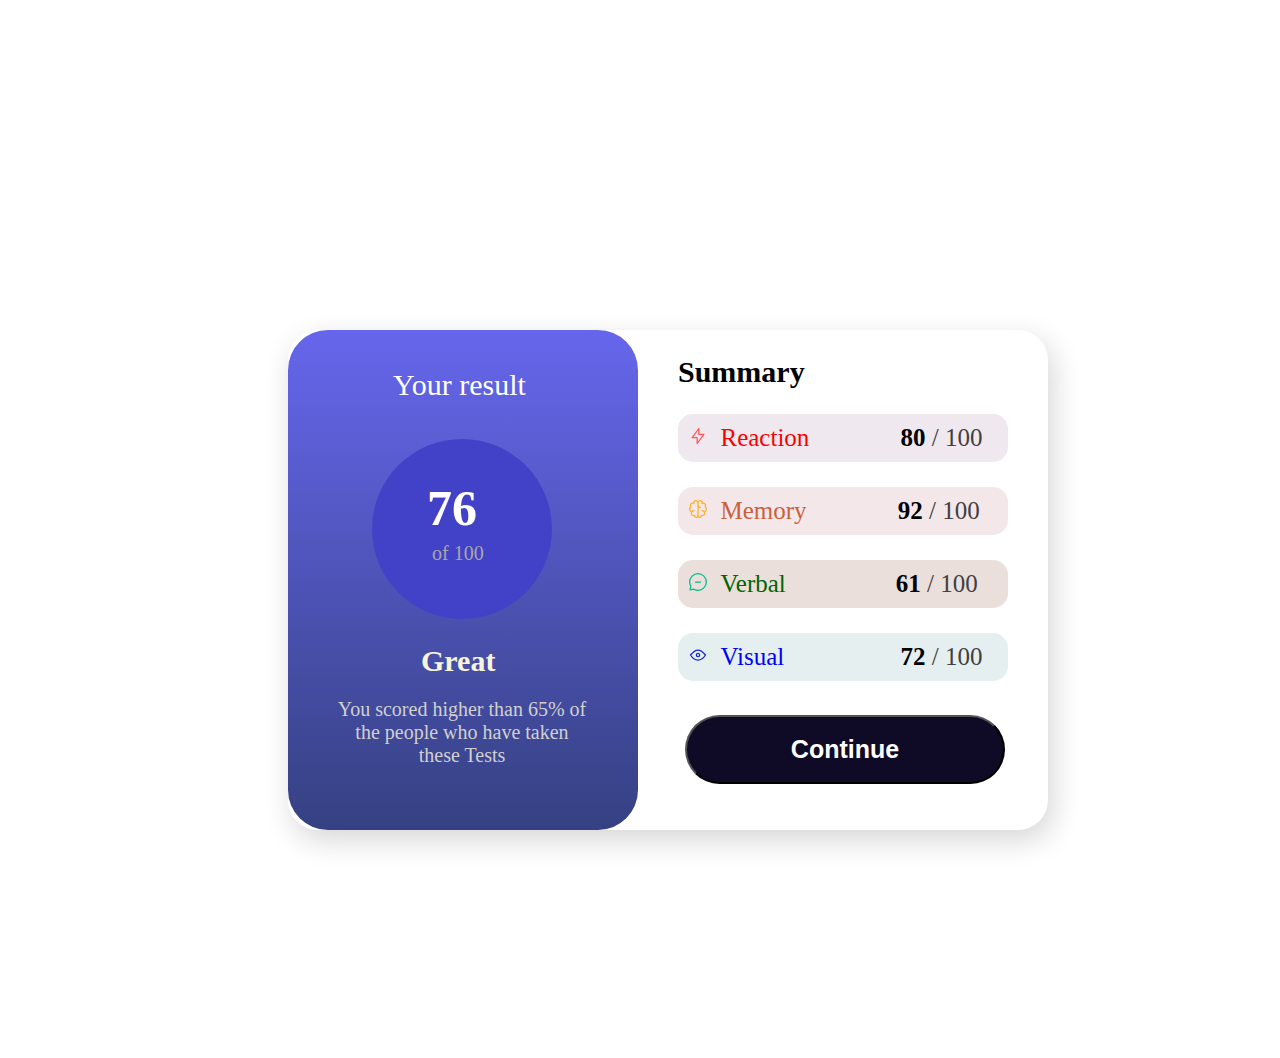
<file: index.html>
<!DOCTYPE html>
<html lang="en">
<head>
  <meta charset="UTF-8">
  <meta name="viewport" content="width=device-width, initial-scale=1.0">
  <title>Document</title>
  <link rel="stylesheet" href="task2.css">
</head>
<body>
  <div class="div">
    <div class="div1">
      <div class="div2">
        <span class="result">Your result</span>
        <div class="round">
          <span class="num76">76</span><br>
          <span class="of100">of 100</span>
        </div>
        <span class="great">Great</span><br>
        <p class="para">You scored higher than 65% of the people who have taken these Tests</p>
      </div>
      <div class="div3">
        <span class="summary ">Summary</span>
        <p class="para1"><img src="icon-reaction.svg"alt="">&nbsp;&nbsp;Reaction <span class="marks"><b>80</b>&nbsp;<span class="dec">/&nbsp;100</span></span></p>
        <p class="para2"><img src="icon-memory.svg" alt="">&nbsp;&nbsp;Memory <span class="marks"><b>92</b>&nbsp;<span class="dec">/&nbsp;100</span></span></p>
        <p class="para3"><img src="icon-verbal.svg" alt="">&nbsp;&nbsp;Verbal<span class="marks mark"><b>61</b>&nbsp;<span class="dec">/&nbsp;100</span></span></p>
        <p class="para4"><img src="icon-visual.svg" alt="">&nbsp;&nbsp;Visual <span class="marks mark"><b>72</b>&nbsp;<span class="dec">/&nbsp;100</span></span></p>
        <button>Continue</button>
      </div>
    </div>
  </div>
</body>
</html>
</file>
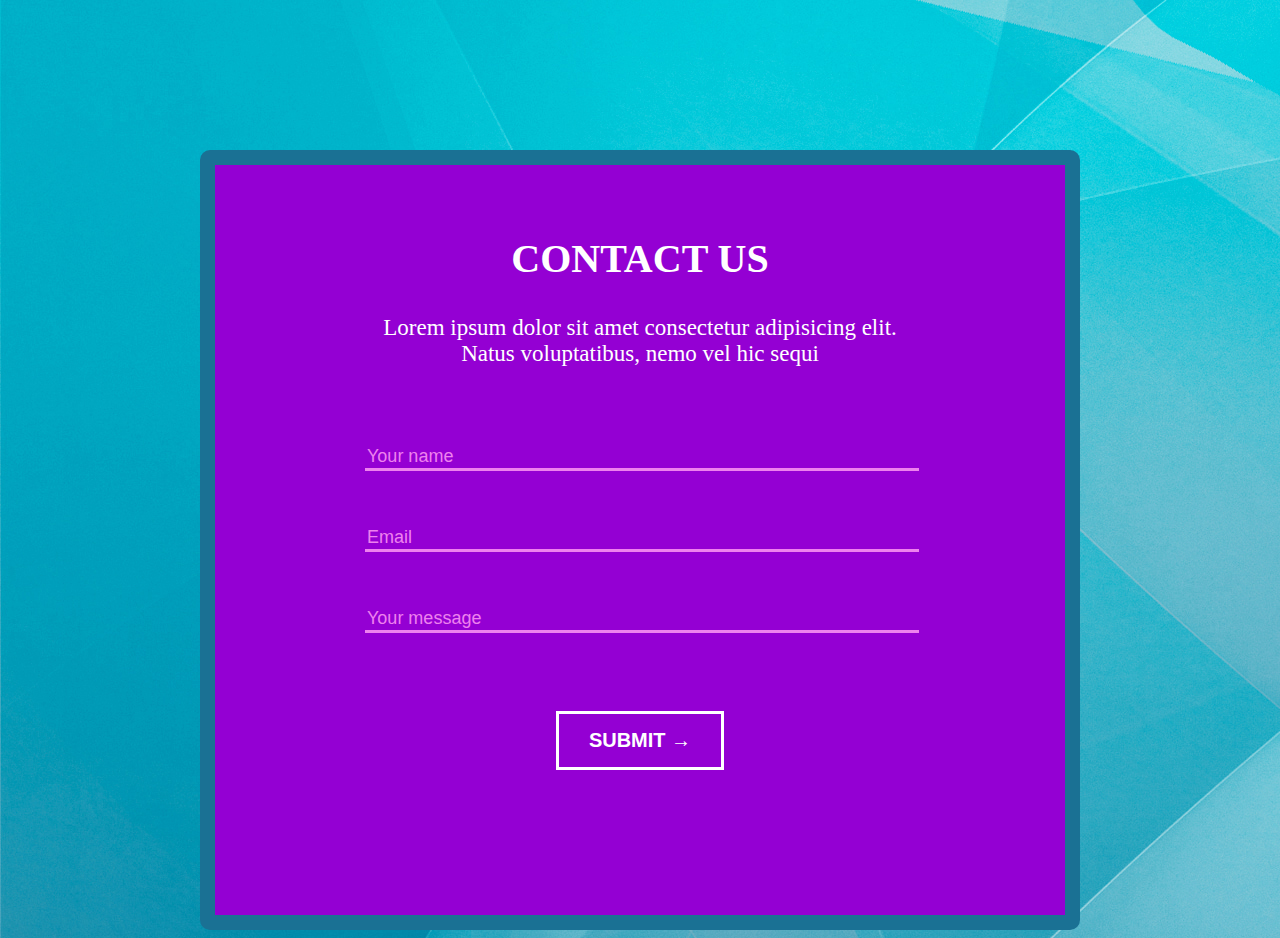
<file: task.html>
<!DOCTYPE html>
<html lang="en">
<head>
  <meta charset="UTF-8">
  <meta name="viewport" content="width=device-width, initial-scale=1.0">
  <title>Document</title>
  <link rel="stylesheet" href="task.css">
</head>
<body>
  <div class="div">
    <h2>CONTACT US</h2>
    <p>Lorem ipsum dolor sit amet consectetur adipisicing elit. Natus voluptatibus, nemo vel hic sequi<p><br><br>
    <input type="text" placeholder="Your name"><br><br><br>
    <input type="email" placeholder="Email"><br><br><br>
    <input type="text" placeholder="Your message"><br><br><br><br>
    <button>SUBMIT &#8594;</button>
  </div>
  
</body>
</html>
</file>
<file: task2.css>
body{
  background-image: url(https://wallpapertag.com/wallpaper/full/9/b/3/113239-popular-light-gray-background-2560x1600.jpg);
  font-family:Cambria, Cochin, Georgia, Times, 'Times New Roman', serif;
}
.div{
  width:1300px;
  height:900px;
  background-color: #fff;
  margin: auto;
  margin-top: 150px;
}
.div1,.round,.result,.num76,.of100,.great,.para{
  position: relative;
}
.div1{
  left:280px;
  top:180px;
  display: inline-flex;
  border-radius: 30px;
  box-shadow: 5px 10px 30px rgb(215, 214, 214);
}
.div2{
  width:350px;
  height:500px;
  background: linear-gradient(rgb(102, 102, 236),rgb(53, 65, 130));
  border-radius: 40px;
}
.round{
  width: 180px;
  height:180px;
  background-color: rgb(66, 66, 200);
  border-radius: 50%;
  left:24%;
  top:15%;
}
.result{
  color:white;
  font-size: 30px;
  left:30%;
  top:38px;
}
.div3{
  padding:25px 40px;
  font-size: 25px;
}
button{
  width:320px;
  margin:9px 0px 0px 7px;
  padding:18px;
  border-radius: 50px;
  font-size: 25px;
  color:white;
  font-weight: bold;
  background-color: rgb(15, 11, 39);
}
.marks{
  margin-left: 85px;
  color:black;
}
.mark{
  margin-left: 110px;
}
.dec{
  color:rgb(64, 64, 64)
}
.num76{
  color:white;
  font-size: 50px;
  font-weight: bold;
  top:40px;
  left:55px;
}
.of100{
  color:rgb(169, 166, 166);
  left:60px;
  top:45px;
  font-size:20px
}
.great{
  left:38%;
  top:20%;
  color:beige;
  font-size: 30px;
  font-weight: bold;
}
.para{
  width:250px;
  left:14%;
  top:20%;
  color:rgb(209, 208, 206);
  text-align: center;
  font-size: 20px
}
.summary{
  font-size: 30px;
  font-weight: bold;
}
.para1,.para2,.para3,.para4{
  padding:10px;
  border-radius: 15px;
  width:310px;
}
.para1{
  color:red;
  background-color: rgb(239, 232, 239)
}
.para2{
  color:rgb(203, 96, 57);
  background-color: rgb(244, 231, 233)
}
.para3{
  color:darkgreen;
  background-color: rgb(235, 223, 219)
}
.para4{
  color:blue;
  background-color: rgb(230, 239, 239);
}
</file>
<file: task.css>
body{
  background-image: url(bg.jpg);
  font-family:Cambria, Cochin, Georgia, Times, 'Times New Roman', serif;
}
.div{
  width:850px;
  height: 750px;
  text-align: center;
  border: 1px solid rgb(26, 113, 148);
  border-width: 15px;
  margin:auto;
  margin-top: 150px;
  padding: auto;
  background-color: darkviolet;
  border-radius: 10px;
}
h2{
  margin-top:70px;
  color:white;
  font-weight: bold;
  font-size: 40px;
}
p{
  width:550px;
  margin-left: 150px;
  color:white;
  font-size: 23px;
}
input{
  background-color:darkviolet;
  border:none;
  width:550px;
  font-size: 18px;
  border-bottom: 3px solid violet;
}
button{
  padding:15px 30px;
  color:white;
  font-size: 20px;
  font-weight: bold;
  background-color: darkviolet;
  border:3px solid white
}
::placeholder{
  color:violet;
}
</file>
